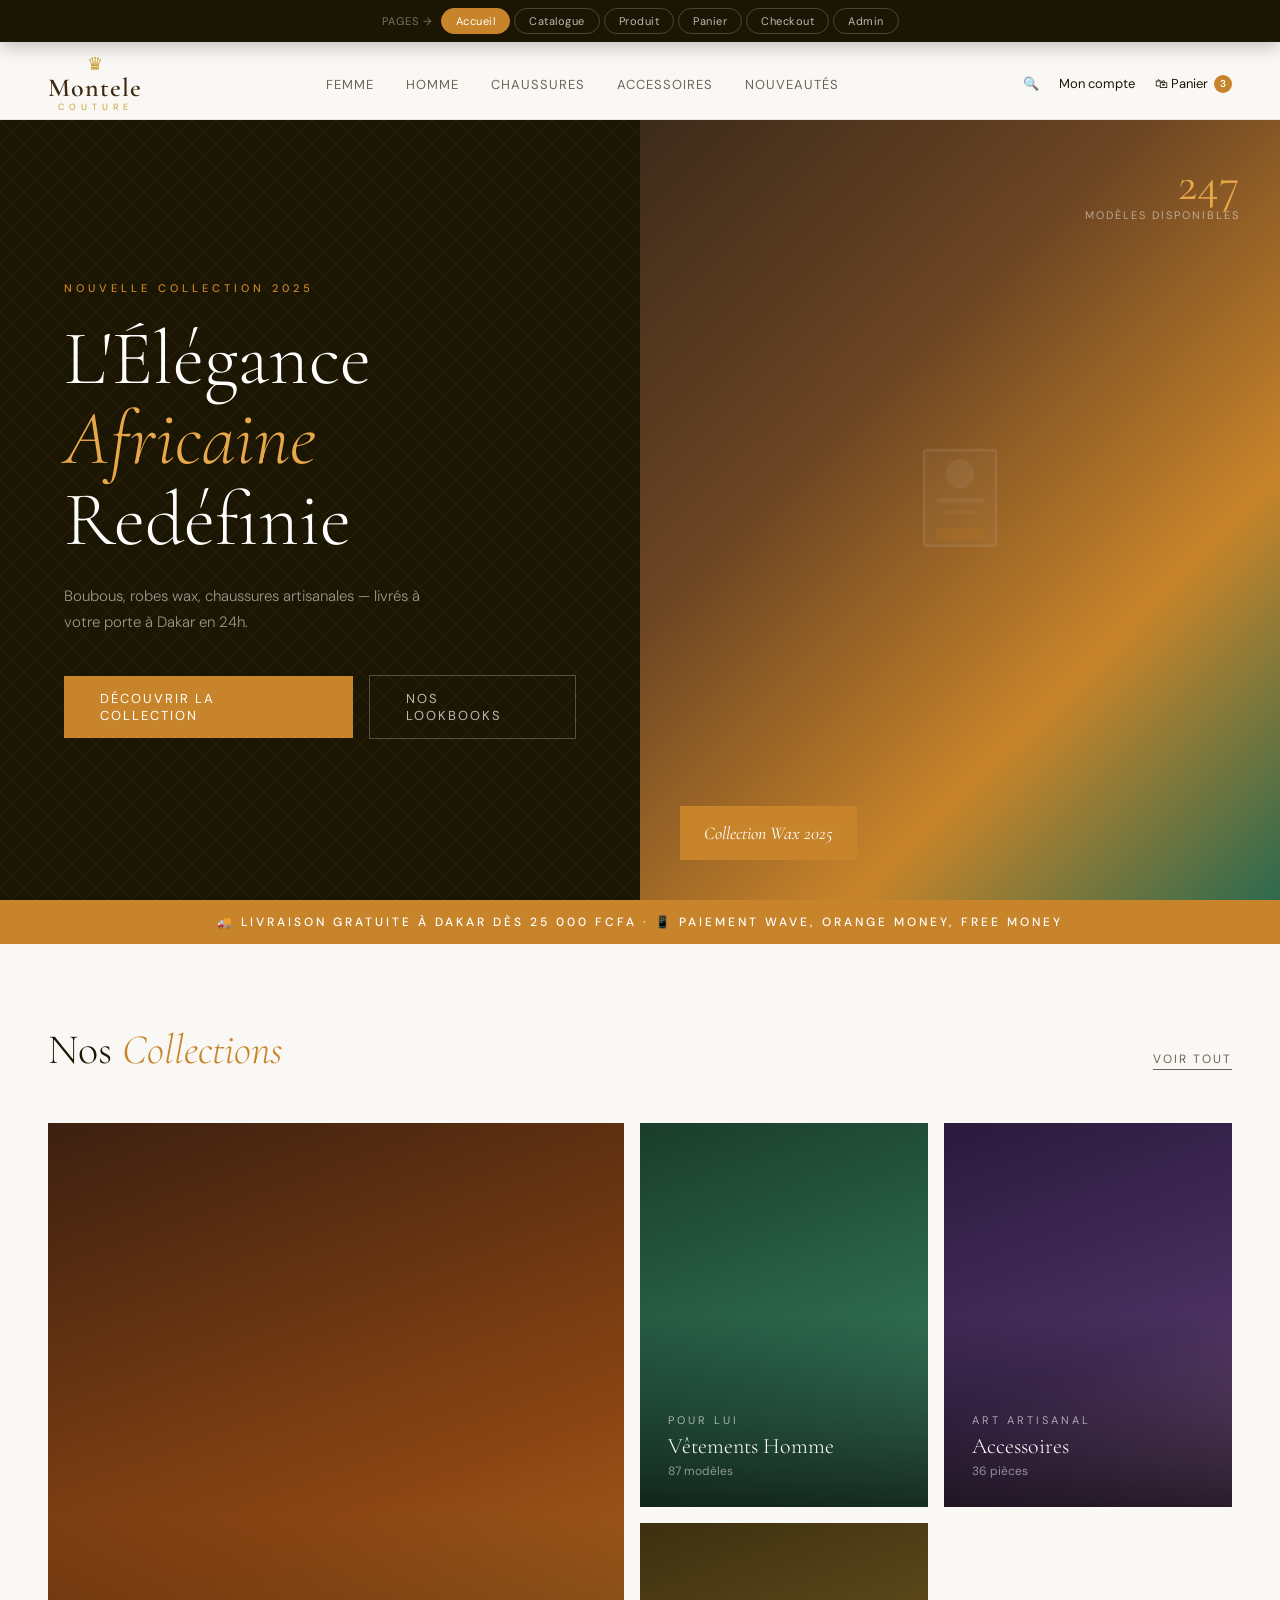
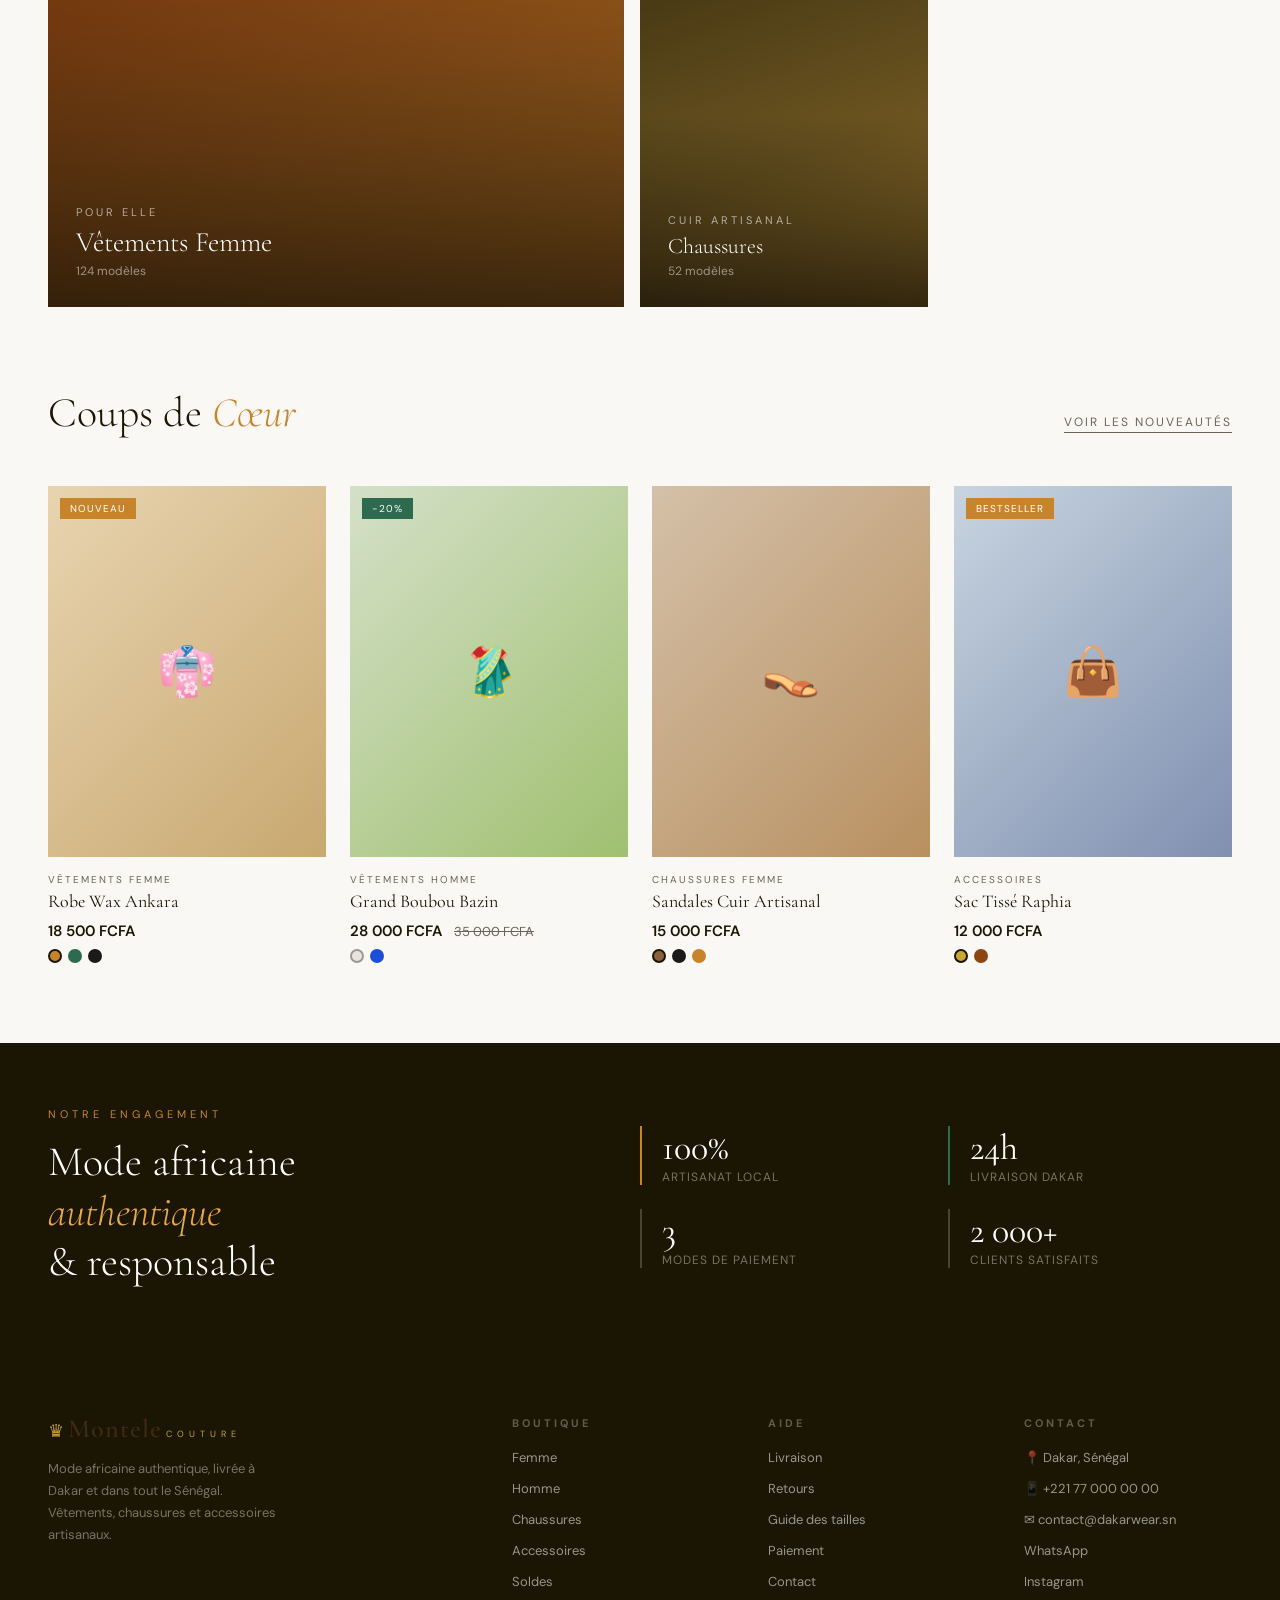
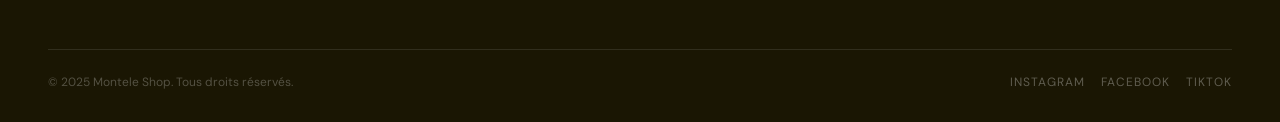
<file: index.html>
<!DOCTYPE html>
<html lang="fr">
<head>
<meta charset="UTF-8">
<meta name="viewport" content="width=device-width, initial-scale=1.0">
<title>Montele Shop — Mockup</title>
<link href="https://fonts.googleapis.com/css2?family=Great+Vibes&family=Cormorant+Garamond:ital,wght@0,300;0,400;0,600;1,300;1,400&family=DM+Sans:wght@300;400;500;600&display=swap" rel="stylesheet">
<style>
  /* ===================== RESET & ROOT ===================== */
  *, *::before, *::after { box-sizing: border-box; margin: 0; padding: 0; }

  :root {
    --ocre: #C8842A;
    --ocre-light: #E8A84A;
    --ocre-dark: #A06818;
    --vert: #2D6A4F;
    --vert-light: #3D8A68;
    --fond: #FAF8F4;
    --noir: #1A1603;
    --gris: #6B6558;
    --gris-light: #E8E4DC;
    --blanc: #FFFFFF;
    --font-display: 'Cormorant Garamond', serif;
    --font-body: 'DM Sans', sans-serif;
  }

  html { scroll-behavior: smooth; }
  body { font-family: var(--font-body); background: var(--fond); color: var(--noir); overflow-x: hidden; }

  /* ===================== NAV PAGES ===================== */
  .page-nav {
    position: fixed; top: 0; left: 0; right: 0; z-index: 1000;
    background: var(--noir); display: flex; align-items: center;
    justify-content: center; gap: 4px; padding: 8px 16px;
    box-shadow: 0 2px 20px rgba(0,0,0,0.3);
  }
  .page-nav span { color: rgba(255,255,255,0.4); font-size: 11px; font-family: var(--font-body); margin-right: 4px; letter-spacing: 1px; text-transform: uppercase; }
  .nav-btn {
    background: transparent; border: 1px solid rgba(255,255,255,0.2);
    color: rgba(255,255,255,0.7); padding: 5px 14px; border-radius: 20px;
    font-family: var(--font-body); font-size: 11px; cursor: pointer;
    transition: all 0.2s; letter-spacing: 0.5px;
  }
  .nav-btn:hover, .nav-btn.active { background: var(--ocre); border-color: var(--ocre); color: white; }

  /* ===================== PAGES ===================== */
  .page { display: none; padding-top: 48px; min-height: 100vh; }
  .page.active { display: block; }

  /* ===================== HEADER ===================== */
  .site-header {
    position: sticky; top: 48px; z-index: 100;
    background: rgba(250, 248, 244, 0.95); backdrop-filter: blur(12px);
    border-bottom: 1px solid var(--gris-light);
    display: flex; align-items: center; justify-content: space-between;
    padding: 0 48px; height: 72px;
  }
  .logo {
    text-decoration: none; display: flex; flex-direction: column;
    align-items: center; line-height: 1; gap: 2px;
  }
  .logo-crown { color: #C8A030; font-size: 18px; line-height: 1; }
  .logo-name { font-family: 'Cormorant Garamond', serif; font-size: 26px; font-weight: 600; color: #3D2A10; letter-spacing: 1px; line-height: 1; }
  .logo-sub { font-family: 'DM Sans', sans-serif; font-size: 9px; font-weight: 400; letter-spacing: 5px; text-transform: uppercase; color: #C8A030; }
  .header-nav { display: flex; gap: 32px; list-style: none; }
  .header-nav a { font-size: 13px; color: var(--gris); text-decoration: none; letter-spacing: 1px; text-transform: uppercase; transition: color 0.2s; }
  .header-nav a:hover { color: var(--ocre); }
  .header-actions { display: flex; align-items: center; gap: 20px; }
  .header-actions a { color: var(--noir); text-decoration: none; font-size: 13px; display: flex; align-items: center; gap: 6px; }
  .cart-badge {
    background: var(--ocre); color: white; border-radius: 50%;
    width: 18px; height: 18px; font-size: 10px; font-weight: 600;
    display: inline-flex; align-items: center; justify-content: center;
  }

  /* ===================== HERO ===================== */
  .hero {
    position: relative; height: calc(100vh - 120px); min-height: 600px;
    display: grid; grid-template-columns: 1fr 1fr; overflow: hidden;
  }
  .hero-left {
    background: var(--noir); display: flex; flex-direction: column;
    justify-content: center; padding: 80px 64px; position: relative; overflow: hidden;
  }
  .hero-pattern {
    position: absolute; inset: 0; opacity: 0.06;
    background-image:
      repeating-linear-gradient(45deg, var(--ocre) 0, var(--ocre) 1px, transparent 0, transparent 50%),
      repeating-linear-gradient(-45deg, var(--ocre) 0, var(--ocre) 1px, transparent 0, transparent 50%);
    background-size: 24px 24px;
  }
  .hero-eyebrow {
    font-size: 11px; letter-spacing: 4px; text-transform: uppercase;
    color: var(--ocre); margin-bottom: 24px; font-family: var(--font-body); font-weight: 500;
  }
  .hero-title {
    font-family: var(--font-display); font-size: clamp(52px, 6vw, 86px);
    font-weight: 300; color: white; line-height: 1.05; margin-bottom: 24px;
  }
  .hero-title em { font-style: italic; color: var(--ocre-light); }
  .hero-sub {
    font-size: 15px; color: rgba(255,255,255,0.55); line-height: 1.7;
    margin-bottom: 40px; max-width: 380px; font-weight: 300;
  }
  .hero-cta-group { display: flex; gap: 16px; align-items: center; }
  .btn-primary {
    background: var(--ocre); color: white; padding: 14px 36px;
    border: none; font-family: var(--font-body); font-size: 13px;
    letter-spacing: 2px; text-transform: uppercase; cursor: pointer;
    text-decoration: none; display: inline-block; transition: background 0.2s;
  }
  .btn-primary:hover { background: var(--ocre-dark); }
  .btn-outline {
    background: transparent; color: rgba(255,255,255,0.7); padding: 14px 36px;
    border: 1px solid rgba(255,255,255,0.25); font-family: var(--font-body);
    font-size: 13px; letter-spacing: 2px; text-transform: uppercase;
    cursor: pointer; text-decoration: none; display: inline-block; transition: all 0.2s;
  }
  .btn-outline:hover { border-color: var(--ocre); color: var(--ocre); }
  .hero-right { position: relative; overflow: hidden; }
  .hero-img {
    width: 100%; height: 100%; object-fit: cover;
    filter: saturate(0.9) contrast(1.05);
  }
  .hero-img-placeholder {
    width: 100%; height: 100%;
    background: linear-gradient(135deg, #3D2B1A 0%, #6B4423 35%, #C8842A 70%, #2D6A4F 100%);
    display: flex; align-items: center; justify-content: center;
  }
  .hero-img-placeholder svg { width: 120px; opacity: 0.3; }
  .hero-badge {
    position: absolute; bottom: 40px; left: 40px;
    background: var(--ocre); color: white; padding: 16px 24px;
    font-family: var(--font-display); font-size: 18px; font-style: italic;
  }
  .hero-stat { position: absolute; top: 40px; right: 40px; text-align: right; }
  .hero-stat-num { font-family: var(--font-display); font-size: 48px; color: white; line-height: 1; }
  .hero-stat-label { font-size: 11px; color: rgba(255,255,255,0.5); letter-spacing: 2px; text-transform: uppercase; }

  /* ===================== STRIP ===================== */
  .strip {
    background: var(--ocre); color: white; text-align: center;
    padding: 14px; font-size: 12px; letter-spacing: 3px; text-transform: uppercase;
    font-weight: 500;
  }
  .strip-vert { background: var(--vert); }

  /* ===================== SECTION ===================== */
  .section { padding: 80px 48px; }
  .section-header { display: flex; align-items: baseline; justify-content: space-between; margin-bottom: 48px; }
  .section-title { font-family: var(--font-display); font-size: 42px; font-weight: 300; }
  .section-title em { font-style: italic; color: var(--ocre); }
  .section-link { font-size: 12px; letter-spacing: 2px; text-transform: uppercase; color: var(--gris); text-decoration: none; border-bottom: 1px solid var(--gris); padding-bottom: 2px; }

  /* ===================== CATEGORIES GRID ===================== */
  .cat-grid { display: grid; grid-template-columns: 2fr 1fr 1fr; gap: 16px; }
  .cat-card {
    position: relative; overflow: hidden; cursor: pointer;
    aspect-ratio: 3/4;
  }
  .cat-card:first-child { aspect-ratio: unset; grid-row: span 2; }
  .cat-bg {
    width: 100%; height: 100%;
    transition: transform 0.5s ease;
  }
  .cat-card:hover .cat-bg { transform: scale(1.04); }
  .cat-bg-1 { background: linear-gradient(160deg, #3D2010 0%, #8B4513 50%, #C8842A 100%); }
  .cat-bg-2 { background: linear-gradient(160deg, #1A3D2B 0%, #2D6A4F 60%, #4A9070 100%); }
  .cat-bg-3 { background: linear-gradient(160deg, #2A1A3D 0%, #4A3060 60%, #8B6090 100%); }
  .cat-bg-4 { background: linear-gradient(160deg, #3D3010 0%, #6B5420 60%, #A88030 100%); }
  .cat-overlay {
    position: absolute; inset: 0;
    background: linear-gradient(to top, rgba(0,0,0,0.7) 0%, transparent 50%);
    display: flex; flex-direction: column; justify-content: flex-end; padding: 28px;
  }
  .cat-label { font-size: 11px; color: rgba(255,255,255,0.6); letter-spacing: 3px; text-transform: uppercase; margin-bottom: 6px; }
  .cat-name { font-family: var(--font-display); font-size: 28px; color: white; font-weight: 300; }
  .cat-count { font-size: 12px; color: rgba(255,255,255,0.5); margin-top: 4px; }

  /* ===================== PRODUCT GRID ===================== */
  .product-grid { display: grid; grid-template-columns: repeat(4, 1fr); gap: 24px; }
  .product-grid-3 { grid-template-columns: repeat(3, 1fr); }
  .product-card { cursor: pointer; }
  .product-img-wrap { position: relative; aspect-ratio: 3/4; overflow: hidden; background: var(--gris-light); margin-bottom: 16px; }
  .product-img-placeholder {
    width: 100%; height: 100%;
    display: flex; align-items: center; justify-content: center;
    font-size: 48px;
  }
  .product-badge {
    position: absolute; top: 12px; left: 12px;
    background: var(--ocre); color: white; font-size: 10px;
    letter-spacing: 1px; text-transform: uppercase; padding: 4px 10px;
  }
  .product-badge-vert { background: var(--vert); }
  .product-quick-add {
    position: absolute; bottom: 0; left: 0; right: 0;
    background: var(--noir); color: white; text-align: center;
    padding: 12px; font-size: 11px; letter-spacing: 2px; text-transform: uppercase;
    transform: translateY(100%); transition: transform 0.25s;
  }
  .product-card:hover .product-quick-add { transform: translateY(0); }
  .product-brand { font-size: 10px; color: var(--gris); letter-spacing: 2px; text-transform: uppercase; margin-bottom: 4px; }
  .product-name { font-family: var(--font-display); font-size: 18px; font-weight: 400; margin-bottom: 8px; }
  .product-price { font-size: 15px; font-weight: 600; color: var(--noir); }
  .product-price-old { font-size: 13px; color: var(--gris); text-decoration: line-through; margin-left: 8px; font-weight: 400; }
  .product-colors { display: flex; gap: 6px; margin-top: 8px; }
  .color-dot { width: 14px; height: 14px; border-radius: 50%; border: 2px solid transparent; cursor: pointer; }
  .color-dot.active { border-color: var(--noir); }

  /* ===================== SIDEBAR LAYOUT ===================== */
  .shop-layout { display: grid; grid-template-columns: 260px 1fr; gap: 40px; padding: 40px 48px; }
  .sidebar h3 { font-family: var(--font-display); font-size: 22px; font-weight: 400; margin-bottom: 24px; padding-bottom: 16px; border-bottom: 1px solid var(--gris-light); }
  .filter-group { margin-bottom: 28px; }
  .filter-label { font-size: 11px; letter-spacing: 2px; text-transform: uppercase; color: var(--gris); margin-bottom: 12px; display: block; font-weight: 500; }
  .filter-options { display: flex; flex-direction: column; gap: 10px; }
  .filter-option { display: flex; align-items: center; gap: 10px; font-size: 14px; color: var(--noir); cursor: pointer; }
  .filter-option input[type="checkbox"] { accent-color: var(--ocre); width: 16px; height: 16px; }
  .filter-option span.count { color: var(--gris); font-size: 12px; margin-left: auto; }
  .size-grid { display: flex; flex-wrap: wrap; gap: 8px; }
  .size-btn { width: 42px; height: 36px; border: 1px solid var(--gris-light); background: white; font-size: 12px; cursor: pointer; transition: all 0.2s; }
  .size-btn:hover, .size-btn.active { background: var(--noir); color: white; border-color: var(--noir); }
  .price-range { display: flex; flex-direction: column; gap: 8px; }
  .price-range input[type="range"] { accent-color: var(--ocre); width: 100%; }
  .price-range-labels { display: flex; justify-content: space-between; font-size: 12px; color: var(--gris); }
  .shop-content {}
  .shop-toolbar { display: flex; align-items: center; justify-content: space-between; margin-bottom: 28px; }
  .result-count { font-size: 13px; color: var(--gris); }
  .sort-select { border: 1px solid var(--gris-light); padding: 8px 16px; font-family: var(--font-body); font-size: 13px; background: white; cursor: pointer; }

  /* ===================== PRODUIT DETAIL ===================== */
  .product-detail { display: grid; grid-template-columns: 1fr 1fr; gap: 0; min-height: calc(100vh - 120px); }
  .product-gallery { position: relative; background: var(--gris-light); }
  .gallery-main { aspect-ratio: 4/5; width: 100%; display: flex; align-items: center; justify-content: center; font-size: 120px; background: linear-gradient(135deg, #E8DCC8 0%, #D4C4A4 100%); }
  .gallery-thumbs { display: flex; gap: 8px; padding: 16px; }
  .gallery-thumb { width: 72px; height: 90px; background: var(--gris-light); cursor: pointer; border: 2px solid transparent; display: flex; align-items: center; justify-content: center; font-size: 24px; transition: border-color 0.2s; }
  .gallery-thumb.active { border-color: var(--ocre); }
  .product-info { padding: 64px 48px; display: flex; flex-direction: column; }
  .breadcrumb { font-size: 12px; color: var(--gris); margin-bottom: 24px; display: flex; gap: 8px; }
  .breadcrumb span { color: var(--gris-light); }
  .product-detail-cat { font-size: 11px; letter-spacing: 3px; text-transform: uppercase; color: var(--ocre); margin-bottom: 12px; font-weight: 500; }
  .product-detail-name { font-family: var(--font-display); font-size: 42px; font-weight: 300; line-height: 1.1; margin-bottom: 20px; }
  .product-detail-price { font-size: 28px; font-weight: 600; margin-bottom: 8px; }
  .product-detail-price-old { font-size: 18px; color: var(--gris); text-decoration: line-through; font-weight: 400; margin-left: 12px; }
  .product-detail-sub { font-size: 13px; color: var(--vert); font-weight: 500; margin-bottom: 28px; }
  .divider { height: 1px; background: var(--gris-light); margin: 24px 0; }
  .option-label { font-size: 11px; letter-spacing: 2px; text-transform: uppercase; color: var(--gris); margin-bottom: 12px; display: block; font-weight: 500; }
  .color-options { display: flex; gap: 12px; margin-bottom: 24px; }
  .color-swatch { width: 32px; height: 32px; border-radius: 50%; cursor: pointer; border: 3px solid transparent; transition: all 0.2s; }
  .color-swatch.active { border-color: var(--noir); transform: scale(1.1); }
  .size-options { display: flex; flex-wrap: wrap; gap: 10px; margin-bottom: 32px; }
  .size-opt { width: 52px; height: 44px; border: 1px solid var(--gris-light); background: white; font-size: 13px; cursor: pointer; transition: all 0.2s; display: flex; align-items: center; justify-content: center; }
  .size-opt:hover { border-color: var(--noir); }
  .size-opt.active { background: var(--noir); color: white; border-color: var(--noir); }
  .size-opt.disabled { opacity: 0.3; cursor: not-allowed; text-decoration: line-through; }
  .add-to-cart-btn { background: var(--noir); color: white; padding: 18px; width: 100%; border: none; font-family: var(--font-body); font-size: 13px; letter-spacing: 3px; text-transform: uppercase; cursor: pointer; transition: background 0.2s; margin-bottom: 12px; }
  .add-to-cart-btn:hover { background: var(--ocre); }
  .wishlist-btn { background: transparent; color: var(--gris); padding: 14px; width: 100%; border: 1px solid var(--gris-light); font-family: var(--font-body); font-size: 13px; letter-spacing: 2px; text-transform: uppercase; cursor: pointer; transition: all 0.2s; margin-bottom: 32px; }
  .wishlist-btn:hover { border-color: var(--ocre); color: var(--ocre); }
  .product-detail-desc { font-size: 14px; line-height: 1.8; color: var(--gris); margin-bottom: 24px; }
  .delivery-info { background: var(--fond); padding: 16px; border-left: 3px solid var(--vert); }
  .delivery-info p { font-size: 13px; color: var(--gris); display: flex; align-items: center; gap: 8px; margin-bottom: 6px; }
  .delivery-info p:last-child { margin-bottom: 0; }

  /* ===================== PANIER ===================== */
  .cart-layout { display: grid; grid-template-columns: 1fr 360px; gap: 40px; padding: 40px 48px; }
  .cart-title { font-family: var(--font-display); font-size: 36px; font-weight: 300; margin-bottom: 8px; }
  .cart-count-label { font-size: 13px; color: var(--gris); margin-bottom: 32px; }
  .cart-items { display: flex; flex-direction: column; gap: 0; }
  .cart-item { display: grid; grid-template-columns: 100px 1fr auto; gap: 20px; padding: 24px 0; border-bottom: 1px solid var(--gris-light); align-items: center; }
  .cart-item-img { aspect-ratio: 3/4; background: var(--gris-light); display: flex; align-items: center; justify-content: center; font-size: 36px; }
  .cart-item-name { font-family: var(--font-display); font-size: 20px; font-weight: 400; margin-bottom: 6px; }
  .cart-item-meta { font-size: 12px; color: var(--gris); letter-spacing: 1px; text-transform: uppercase; margin-bottom: 12px; }
  .qty-control { display: flex; align-items: center; gap: 12px; }
  .qty-btn { width: 28px; height: 28px; border: 1px solid var(--gris-light); background: white; cursor: pointer; font-size: 14px; display: flex; align-items: center; justify-content: center; transition: all 0.2s; }
  .qty-btn:hover { background: var(--noir); color: white; border-color: var(--noir); }
  .qty-num { font-size: 16px; font-weight: 500; min-width: 20px; text-align: center; }
  .cart-item-price-col { text-align: right; display: flex; flex-direction: column; gap: 12px; align-items: flex-end; }
  .cart-item-price { font-size: 18px; font-weight: 600; }
  .cart-remove { font-size: 12px; color: var(--gris); text-decoration: underline; cursor: pointer; background: none; border: none; font-family: var(--font-body); }
  .cart-summary { position: sticky; top: 100px; }
  .cart-summary-box { background: white; border: 1px solid var(--gris-light); padding: 32px; }
  .summary-title { font-family: var(--font-display); font-size: 24px; font-weight: 400; margin-bottom: 24px; }
  .summary-line { display: flex; justify-content: space-between; font-size: 14px; margin-bottom: 12px; color: var(--gris); }
  .summary-line.total { font-size: 18px; font-weight: 600; color: var(--noir); border-top: 1px solid var(--gris-light); padding-top: 16px; margin-top: 16px; }
  .coupon-input { display: flex; gap: 0; margin-bottom: 20px; }
  .coupon-input input { flex: 1; padding: 12px 16px; border: 1px solid var(--gris-light); font-family: var(--font-body); font-size: 13px; outline: none; }
  .coupon-input button { padding: 12px 20px; background: var(--noir); color: white; border: none; font-family: var(--font-body); font-size: 12px; letter-spacing: 1px; cursor: pointer; }
  .checkout-btn { width: 100%; padding: 18px; background: var(--ocre); color: white; border: none; font-family: var(--font-body); font-size: 13px; letter-spacing: 3px; text-transform: uppercase; cursor: pointer; transition: background 0.2s; margin-bottom: 16px; }
  .checkout-btn:hover { background: var(--ocre-dark); }
  .payment-icons { display: flex; gap: 8px; justify-content: center; align-items: center; }
  .pay-icon { background: var(--fond); border: 1px solid var(--gris-light); padding: 6px 12px; font-size: 11px; font-weight: 600; letter-spacing: 1px; border-radius: 4px; }
  .pay-icon.wave { background: #1D8BF8; color: white; border-color: #1D8BF8; }
  .pay-icon.orange { background: #FF6600; color: white; border-color: #FF6600; }
  .pay-icon.free { background: #00C853; color: white; border-color: #00C853; }

  /* ===================== CHECKOUT ===================== */
  .checkout-layout { display: grid; grid-template-columns: 1fr 400px; gap: 0; min-height: calc(100vh - 120px); }
  .checkout-form-side { padding: 48px; border-right: 1px solid var(--gris-light); }
  .checkout-summary-side { padding: 48px; background: white; }
  .checkout-steps { display: flex; gap: 0; margin-bottom: 40px; }
  .checkout-step { flex: 1; display: flex; align-items: center; gap: 12px; padding-bottom: 16px; border-bottom: 2px solid var(--gris-light); position: relative; }
  .checkout-step.active { border-bottom-color: var(--ocre); }
  .checkout-step.done { border-bottom-color: var(--vert); }
  .step-num { width: 28px; height: 28px; border-radius: 50%; border: 2px solid var(--gris-light); display: flex; align-items: center; justify-content: center; font-size: 12px; font-weight: 600; flex-shrink: 0; }
  .checkout-step.active .step-num { background: var(--ocre); border-color: var(--ocre); color: white; }
  .checkout-step.done .step-num { background: var(--vert); border-color: var(--vert); color: white; }
  .step-label { font-size: 12px; color: var(--gris); letter-spacing: 1px; text-transform: uppercase; }
  .checkout-step.active .step-label { color: var(--noir); font-weight: 500; }
  .form-section-title { font-family: var(--font-display); font-size: 28px; font-weight: 300; margin-bottom: 28px; }
  .form-row { display: grid; grid-template-columns: 1fr 1fr; gap: 16px; margin-bottom: 16px; }
  .form-row.full { grid-template-columns: 1fr; }
  .form-group { display: flex; flex-direction: column; gap: 6px; margin-bottom: 16px; }
  .form-group label { font-size: 11px; letter-spacing: 2px; text-transform: uppercase; color: var(--gris); font-weight: 500; }
  .form-group input, .form-group select, .form-group textarea {
    padding: 12px 16px; border: 1px solid var(--gris-light); background: white;
    font-family: var(--font-body); font-size: 14px; outline: none;
    transition: border-color 0.2s;
  }
  .form-group input:focus, .form-group select:focus { border-color: var(--ocre); }
  .phone-input { display: flex; }
  .phone-prefix { padding: 12px 14px; background: var(--fond); border: 1px solid var(--gris-light); border-right: none; font-size: 14px; color: var(--gris); white-space: nowrap; }
  .phone-field { flex: 1; padding: 12px 16px; border: 1px solid var(--gris-light); font-family: var(--font-body); font-size: 14px; outline: none; }
  .payment-methods { display: flex; flex-direction: column; gap: 12px; margin-bottom: 28px; }
  .payment-method {
    border: 2px solid var(--gris-light); padding: 16px 20px;
    display: flex; align-items: center; gap: 16px; cursor: pointer; transition: all 0.2s;
  }
  .payment-method.selected { border-color: var(--ocre); background: #FFF8F0; }
  .payment-method input[type="radio"] { accent-color: var(--ocre); width: 18px; height: 18px; }
  .payment-method-logo { font-weight: 700; font-size: 14px; padding: 4px 10px; border-radius: 4px; }
  .payment-method-logo.wave { background: #1D8BF8; color: white; }
  .payment-method-logo.orange { background: #FF6600; color: white; }
  .payment-method-logo.free { background: #00C853; color: white; }
  .payment-method-info { flex: 1; }
  .payment-method-name { font-size: 14px; font-weight: 500; }
  .payment-method-desc { font-size: 12px; color: var(--gris); }
  .place-order-btn { width: 100%; padding: 18px; background: var(--ocre); color: white; border: none; font-family: var(--font-body); font-size: 14px; letter-spacing: 3px; text-transform: uppercase; cursor: pointer; transition: background 0.2s; }
  .place-order-btn:hover { background: var(--ocre-dark); }
  .checkout-order-item { display: flex; gap: 16px; align-items: center; margin-bottom: 16px; padding-bottom: 16px; border-bottom: 1px solid var(--gris-light); }
  .checkout-order-img { width: 64px; height: 80px; background: var(--gris-light); display: flex; align-items: center; justify-content: center; font-size: 28px; flex-shrink: 0; position: relative; }
  .checkout-order-badge { position: absolute; top: -6px; right: -6px; background: var(--gris); color: white; border-radius: 50%; width: 20px; height: 20px; font-size: 11px; display: flex; align-items: center; justify-content: center; }
  .checkout-order-name { font-size: 14px; font-weight: 500; margin-bottom: 4px; }
  .checkout-order-meta { font-size: 12px; color: var(--gris); }
  .checkout-order-price { margin-left: auto; font-size: 14px; font-weight: 600; }

  /* ===================== ADMIN DASHBOARD ===================== */
  .admin-layout { display: grid; grid-template-columns: 220px 1fr; min-height: calc(100vh - 48px); }
  .admin-sidebar { background: var(--noir); padding: 32px 0; }
  .admin-logo { font-family: var(--font-display); font-size: 18px; color: white; padding: 0 24px 28px; border-bottom: 1px solid rgba(255,255,255,0.1); margin-bottom: 24px; letter-spacing: 2px; text-transform: uppercase; }
  .admin-logo span { color: var(--ocre); }
  .admin-nav-item { display: flex; align-items: center; gap: 12px; padding: 12px 24px; font-size: 13px; color: rgba(255,255,255,0.5); cursor: pointer; transition: all 0.2s; text-decoration: none; letter-spacing: 0.5px; }
  .admin-nav-item:hover, .admin-nav-item.active { background: rgba(255,255,255,0.06); color: white; }
  .admin-nav-item.active { border-right: 2px solid var(--ocre); color: var(--ocre-light); }
  .admin-nav-section { font-size: 10px; letter-spacing: 3px; color: rgba(255,255,255,0.2); padding: 16px 24px 8px; text-transform: uppercase; }
  .admin-content { background: #F4F2EE; padding: 36px; overflow-y: auto; }
  .admin-header { display: flex; align-items: center; justify-content: space-between; margin-bottom: 32px; }
  .admin-title { font-family: var(--font-display); font-size: 32px; font-weight: 300; }
  .admin-header-actions { display: flex; gap: 12px; }
  .btn-admin { padding: 10px 20px; background: var(--ocre); color: white; border: none; font-family: var(--font-body); font-size: 12px; letter-spacing: 1px; cursor: pointer; border-radius: 2px; }
  .stats-grid { display: grid; grid-template-columns: repeat(4, 1fr); gap: 16px; margin-bottom: 32px; }
  .stat-card { background: white; padding: 24px; border-radius: 2px; border-left: 3px solid var(--gris-light); }
  .stat-card.ocre { border-left-color: var(--ocre); }
  .stat-card.vert { border-left-color: var(--vert); }
  .stat-card.bleu { border-left-color: #2D4A6A; }
  .stat-card.rouge { border-left-color: #8B2020; }
  .stat-label { font-size: 11px; color: var(--gris); letter-spacing: 2px; text-transform: uppercase; margin-bottom: 8px; }
  .stat-value { font-family: var(--font-display); font-size: 32px; font-weight: 400; margin-bottom: 4px; }
  .stat-change { font-size: 12px; }
  .stat-change.up { color: var(--vert); }
  .stat-change.down { color: #C83030; }
  .admin-table-card { background: white; border-radius: 2px; overflow: hidden; }
  .admin-table-header { padding: 20px 24px; border-bottom: 1px solid var(--gris-light); display: flex; align-items: center; justify-content: space-between; }
  .admin-table-title { font-size: 15px; font-weight: 500; }
  table { width: 100%; border-collapse: collapse; }
  th { text-align: left; padding: 12px 24px; font-size: 11px; letter-spacing: 2px; text-transform: uppercase; color: var(--gris); background: #FAF8F4; border-bottom: 1px solid var(--gris-light); }
  td { padding: 14px 24px; font-size: 13px; border-bottom: 1px solid #F0EDE8; }
  tr:last-child td { border-bottom: none; }
  tr:hover td { background: #FAF8F4; }
  .status-badge { padding: 4px 10px; font-size: 11px; letter-spacing: 1px; text-transform: uppercase; font-weight: 500; border-radius: 2px; }
  .status-new { background: #EBF5FF; color: #1D6FA8; }
  .status-processing { background: #FFF8E8; color: #A06818; }
  .status-shipped { background: #EDFAF3; color: #1D7A4A; }
  .status-delivered { background: #E8F0E8; color: #2D6A4F; }
  .status-cancelled { background: #FAE8E8; color: #8B2020; }

  /* ===================== FOOTER ===================== */
  footer { background: var(--noir); color: white; padding: 64px 48px 32px; margin-top: 0; }
  .footer-grid { display: grid; grid-template-columns: 2fr 1fr 1fr 1fr; gap: 48px; margin-bottom: 48px; }
  .footer-brand .logo { display: block; margin-bottom: 16px; }
  .footer-desc { font-size: 13px; color: rgba(255,255,255,0.4); line-height: 1.7; max-width: 240px; }
  .footer-col h4 { font-size: 11px; letter-spacing: 3px; text-transform: uppercase; color: rgba(255,255,255,0.3); margin-bottom: 16px; }
  .footer-col ul { list-style: none; }
  .footer-col li { margin-bottom: 10px; }
  .footer-col a { font-size: 13px; color: rgba(255,255,255,0.55); text-decoration: none; transition: color 0.2s; }
  .footer-col a:hover { color: var(--ocre); }
  .footer-bottom { border-top: 1px solid rgba(255,255,255,0.1); padding-top: 24px; display: flex; justify-content: space-between; align-items: center; }
  .footer-bottom p { font-size: 12px; color: rgba(255,255,255,0.25); }
  .social-links { display: flex; gap: 16px; }
  .social-links a { font-size: 12px; color: rgba(255,255,255,0.3); text-decoration: none; letter-spacing: 1px; text-transform: uppercase; }
  .social-links a:hover { color: var(--ocre); }

  /* ===================== ACCENTS ===================== */
  .tag { display: inline-block; padding: 4px 10px; background: var(--fond); border: 1px solid var(--gris-light); font-size: 11px; letter-spacing: 1px; text-transform: uppercase; color: var(--gris); }
  .star { color: var(--ocre); }
  .review-stars { display: flex; gap: 2px; margin-bottom: 4px; }
  .section-bg-dark { background: var(--noir); color: white; }
  .section-bg-ocre { background: var(--ocre); color: white; }

  /* ===================== ANIMATIONS ===================== */
  @keyframes fadeIn { from { opacity: 0; transform: translateY(12px); } to { opacity: 1; transform: translateY(0); } }
  .page.active > * { animation: fadeIn 0.3s ease forwards; }

  /* ===================== MOBILE RESPONSIVE ===================== */
  @media (max-width: 768px) {

    /* Header */
    .site-header { padding: 0 16px; height: 60px; }
    .header-nav { display: none; }
    .header-actions { gap: 12px; }
    .header-actions a { font-size: 12px; }

    /* Page nav mockup */
    .page-nav { flex-wrap: wrap; gap: 4px; padding: 6px 8px; }
    .page-nav span { display: none; }
    .nav-btn { padding: 4px 10px; font-size: 10px; }

    /* Hero */
    .hero { grid-template-columns: 1fr; height: auto; min-height: unset; }
    .hero-left { padding: 48px 24px; }
    .hero-title { font-size: 38px; }
    .hero-right { height: 220px; }
    .hero-stat { top: 16px; right: 16px; }
    .hero-stat-num { font-size: 32px; }
    .hero-badge { bottom: 16px; left: 16px; font-size: 14px; padding: 10px 16px; }
    .hero-cta-group { flex-direction: column; gap: 12px; }
    .btn-primary, .btn-outline { text-align: center; padding: 14px 24px; }

    /* Strip */
    .strip { font-size: 10px; padding: 10px 8px; }

    /* Sections */
    .section { padding: 40px 16px; }
    .section-header { flex-direction: column; gap: 12px; align-items: flex-start; }
    .section-title { font-size: 28px; }

    /* Categories */
    .cat-grid { grid-template-columns: 1fr 1fr; }
    .cat-card:first-child { grid-column: span 2; aspect-ratio: 16/7; }
    .cat-name { font-size: 18px !important; }

    /* Products */
    .product-grid { grid-template-columns: 1fr 1fr; gap: 12px; }
    .product-grid-3 { grid-template-columns: 1fr 1fr; }
    .product-name { font-size: 14px; }
    .product-price { font-size: 13px; }

    /* Brand stats section */
    .brand-section-grid { grid-template-columns: 1fr !important; gap: 32px; }
    .brand-stats-grid { grid-template-columns: 1fr 1fr !important; }

    /* Footer */
    .footer-grid { grid-template-columns: 1fr 1fr; gap: 24px; }
    .footer-desc { max-width: 100%; }

    /* Shop layout */
    .shop-layout { grid-template-columns: 1fr; padding: 16px; gap: 20px; }
    .sidebar { display: none; }

    /* Product detail */
    .product-detail { grid-template-columns: 1fr; }
    .product-info { padding: 24px 16px; }
    .product-detail-name { font-size: 28px; }
    .gallery-thumbs { padding: 8px 16px; }
    .gallery-thumb { width: 56px; height: 70px; }

    /* Cart */
    .cart-layout { grid-template-columns: 1fr; padding: 16px; gap: 24px; }
    .cart-title { font-size: 26px; }
    .cart-item { grid-template-columns: 80px 1fr auto; gap: 12px; }
    .cart-summary { position: static; }

    /* Checkout */
    .checkout-layout { grid-template-columns: 1fr; }
    .checkout-form-side { padding: 24px 16px; border-right: none; border-bottom: 1px solid var(--gris-light); }
    .checkout-summary-side { padding: 24px 16px; }
    .form-row { grid-template-columns: 1fr; }
    .checkout-steps { gap: 0; }
    .step-label { display: none; }

    /* Admin */
    .admin-layout { grid-template-columns: 1fr; }
    .admin-sidebar { display: none; }
    .admin-content { padding: 16px; }
    .stats-grid { grid-template-columns: 1fr 1fr; gap: 10px; }
    .stat-value { font-size: 22px; }
    table { font-size: 12px; }
    th, td { padding: 10px 12px; }
  }

  @media (max-width: 480px) {
    .hero-title { font-size: 30px; }
    .product-grid, .product-grid-3 { grid-template-columns: 1fr 1fr; gap: 10px; }
    .cat-grid { grid-template-columns: 1fr; }
    .cat-card:first-child { grid-column: span 1; }
    .footer-grid { grid-template-columns: 1fr; }
    .stats-grid { grid-template-columns: 1fr 1fr; }
    .cart-item { grid-template-columns: 64px 1fr; }
    .cart-item-price-col { display: none; }
  }
</style>
</head>
<body>

<!-- NAV PAGES MOCKUP -->
<nav class="page-nav">
  <span>PAGES →</span>
  <button class="nav-btn active" onclick="showPage('accueil')">Accueil</button>
  <button class="nav-btn" onclick="showPage('catalogue')">Catalogue</button>
  <button class="nav-btn" onclick="showPage('produit')">Produit</button>
  <button class="nav-btn" onclick="showPage('panier')">Panier</button>
  <button class="nav-btn" onclick="showPage('checkout')">Checkout</button>
  <button class="nav-btn" onclick="showPage('admin')">Admin</button>
</nav>

<!-- ==================== PAGE ACCUEIL ==================== -->
<div class="page active" id="page-accueil">

  <header class="site-header">
    <a href="#" class="logo">
  <span class="logo-crown">♛</span>
  <span class="logo-name">Montele</span>
  <span class="logo-sub">Couture</span>
</a>
    <ul class="header-nav">
      <li><a href="#">Femme</a></li>
      <li><a href="#">Homme</a></li>
      <li><a href="#">Chaussures</a></li>
      <li><a href="#">Accessoires</a></li>
      <li><a href="#">Nouveautés</a></li>
    </ul>
    <div class="header-actions">
      <a href="#">🔍</a>
      <a href="#">Mon compte</a>
      <a href="#" onclick="showPage('panier')">
        🛍 Panier <span class="cart-badge">3</span>
      </a>
    </div>
  </header>

  <!-- HERO -->
  <section class="hero">
    <div class="hero-left">
      <div class="hero-pattern"></div>
      <p class="hero-eyebrow">Nouvelle Collection 2025</p>
      <h1 class="hero-title">L'Élégance<br><em>Africaine</em><br>Redéfinie</h1>
      <p class="hero-sub">Boubous, robes wax, chaussures artisanales — livrés à votre porte à Dakar en 24h.</p>
      <div class="hero-cta-group">
        <a href="#" class="btn-primary" onclick="showPage('catalogue')">Découvrir la collection</a>
        <a href="#" class="btn-outline">Nos lookbooks</a>
      </div>
    </div>
    <div class="hero-right">
      <div class="hero-img-placeholder">
        <svg viewBox="0 0 100 120" fill="none" xmlns="http://www.w3.org/2000/svg">
          <rect x="20" y="10" width="60" height="80" rx="2" fill="rgba(255,255,255,0.1)" stroke="rgba(255,255,255,0.3)" stroke-width="2"/>
          <circle cx="50" cy="30" r="12" fill="rgba(255,255,255,0.2)"/>
          <rect x="30" y="50" width="40" height="4" rx="2" fill="rgba(255,255,255,0.2)"/>
          <rect x="35" y="60" width="30" height="3" rx="2" fill="rgba(255,255,255,0.15)"/>
          <rect x="30" y="75" width="40" height="10" rx="1" fill="rgba(200,132,42,0.6)"/>
        </svg>
      </div>
      <div class="hero-badge">Collection Wax 2025</div>
      <div class="hero-stat">
        <div class="hero-stat-num" style="color:var(--ocre-light);">247</div>
        <div class="hero-stat-label">Modèles disponibles</div>
      </div>
    </div>
  </section>

  <div class="strip">🚚 Livraison gratuite à Dakar dès 25 000 FCFA · 📱 Paiement Wave, Orange Money, Free Money</div>

  <!-- CATEGORIES -->
  <section class="section">
    <div class="section-header">
      <h2 class="section-title">Nos <em>Collections</em></h2>
      <a href="#" class="section-link" onclick="showPage('catalogue')">Voir tout</a>
    </div>
    <div class="cat-grid">
      <div class="cat-card" onclick="showPage('catalogue')">
        <div class="cat-bg cat-bg-1" style="height:100%;min-height:400px;"></div>
        <div class="cat-overlay">
          <span class="cat-label">Pour elle</span>
          <div class="cat-name">Vêtements Femme</div>
          <div class="cat-count">124 modèles</div>
        </div>
      </div>
      <div class="cat-card" onclick="showPage('catalogue')">
        <div class="cat-bg cat-bg-2" style="height:100%;min-height:190px;"></div>
        <div class="cat-overlay">
          <span class="cat-label">Pour lui</span>
          <div class="cat-name" style="font-size:22px;">Vêtements Homme</div>
          <div class="cat-count">87 modèles</div>
        </div>
      </div>
      <div class="cat-card" onclick="showPage('catalogue')">
        <div class="cat-bg cat-bg-3" style="height:100%;min-height:190px;"></div>
        <div class="cat-overlay">
          <span class="cat-label">Art artisanal</span>
          <div class="cat-name" style="font-size:22px;">Accessoires</div>
          <div class="cat-count">36 pièces</div>
        </div>
      </div>
      <div class="cat-card" onclick="showPage('catalogue')">
        <div class="cat-bg cat-bg-4" style="height:100%;min-height:190px;"></div>
        <div class="cat-overlay">
          <span class="cat-label">Cuir artisanal</span>
          <div class="cat-name" style="font-size:22px;">Chaussures</div>
          <div class="cat-count">52 modèles</div>
        </div>
      </div>
    </div>
  </section>

  <!-- FEATURED PRODUCTS -->
  <section class="section" style="padding-top:0;">
    <div class="section-header">
      <h2 class="section-title">Coups de <em>Cœur</em></h2>
      <a href="#" class="section-link">Voir les nouveautés</a>
    </div>
    <div class="product-grid">
      <div class="product-card" onclick="showPage('produit')">
        <div class="product-img-wrap">
          <div class="product-img-placeholder" style="background:linear-gradient(135deg,#E8D4B0,#C8A870);">👘</div>
          <span class="product-badge">Nouveau</span>
          <div class="product-quick-add">+ Ajouter au panier</div>
        </div>
        <div class="product-brand">Vêtements Femme</div>
        <div class="product-name">Robe Wax Ankara</div>
        <div>
          <span class="product-price">18 500 FCFA</span>
        </div>
        <div class="product-colors">
          <div class="color-dot active" style="background:#C8842A;"></div>
          <div class="color-dot" style="background:#2D6A4F;"></div>
          <div class="color-dot" style="background:#1A1A1A;"></div>
        </div>
      </div>
      <div class="product-card" onclick="showPage('produit')">
        <div class="product-img-wrap">
          <div class="product-img-placeholder" style="background:linear-gradient(135deg,#D4E0C8,#A0C070);">🥻</div>
          <span class="product-badge product-badge-vert">−20%</span>
          <div class="product-quick-add">+ Ajouter au panier</div>
        </div>
        <div class="product-brand">Vêtements Homme</div>
        <div class="product-name">Grand Boubou Bazin</div>
        <div>
          <span class="product-price">28 000 FCFA</span>
          <span class="product-price-old">35 000 FCFA</span>
        </div>
        <div class="product-colors">
          <div class="color-dot active" style="background:#E8E4DC;border-color:#999;"></div>
          <div class="color-dot" style="background:#1D4ED8;"></div>
        </div>
      </div>
      <div class="product-card" onclick="showPage('produit')">
        <div class="product-img-wrap">
          <div class="product-img-placeholder" style="background:linear-gradient(135deg,#D4C0A8,#B89060);">👡</div>
          <div class="product-quick-add">+ Ajouter au panier</div>
        </div>
        <div class="product-brand">Chaussures Femme</div>
        <div class="product-name">Sandales Cuir Artisanal</div>
        <div>
          <span class="product-price">15 000 FCFA</span>
        </div>
        <div class="product-colors">
          <div class="color-dot active" style="background:#8B6040;"></div>
          <div class="color-dot" style="background:#1A1A1A;"></div>
          <div class="color-dot" style="background:#C8842A;"></div>
        </div>
      </div>
      <div class="product-card" onclick="showPage('produit')">
        <div class="product-img-wrap">
          <div class="product-img-placeholder" style="background:linear-gradient(135deg,#C8D4E0,#8090B0);">👜</div>
          <span class="product-badge">Bestseller</span>
          <div class="product-quick-add">+ Ajouter au panier</div>
        </div>
        <div class="product-brand">Accessoires</div>
        <div class="product-name">Sac Tissé Raphia</div>
        <div>
          <span class="product-price">12 000 FCFA</span>
        </div>
        <div class="product-colors">
          <div class="color-dot active" style="background:#C8A830;"></div>
          <div class="color-dot" style="background:#8B4513;"></div>
        </div>
      </div>
    </div>
  </section>

  <!-- BRAND STRIP -->
  <section class="brand-section-grid" style="background:var(--noir);padding:64px 48px;display:grid;grid-template-columns:1fr 1fr;gap:0;align-items:center;">
    <div>
      <p style="font-size:11px;letter-spacing:4px;color:var(--ocre);text-transform:uppercase;margin-bottom:16px;">Notre engagement</p>
      <h2 style="font-family:var(--font-display);font-size:42px;font-weight:300;color:white;line-height:1.2;">Mode africaine<br><em style="font-style:italic;color:var(--ocre-light);">authentique</em><br>& responsable</h2>
    </div>
    <div class="brand-stats-grid" style="display:grid;grid-template-columns:1fr 1fr;gap:24px;">
      <div style="border-left:2px solid var(--ocre);padding-left:20px;">
        <div style="font-family:var(--font-display);font-size:36px;color:white;">100%</div>
        <div style="font-size:12px;color:rgba(255,255,255,0.4);letter-spacing:1px;text-transform:uppercase;">Artisanat local</div>
      </div>
      <div style="border-left:2px solid var(--vert);padding-left:20px;">
        <div style="font-family:var(--font-display);font-size:36px;color:white;">24h</div>
        <div style="font-size:12px;color:rgba(255,255,255,0.4);letter-spacing:1px;text-transform:uppercase;">Livraison Dakar</div>
      </div>
      <div style="border-left:2px solid rgba(255,255,255,0.2);padding-left:20px;">
        <div style="font-family:var(--font-display);font-size:36px;color:white;">3</div>
        <div style="font-size:12px;color:rgba(255,255,255,0.4);letter-spacing:1px;text-transform:uppercase;">Modes de paiement</div>
      </div>
      <div style="border-left:2px solid rgba(255,255,255,0.2);padding-left:20px;">
        <div style="font-family:var(--font-display);font-size:36px;color:white;">2 000+</div>
        <div style="font-size:12px;color:rgba(255,255,255,0.4);letter-spacing:1px;text-transform:uppercase;">Clients satisfaits</div>
      </div>
    </div>
  </section>

  <footer>
    <div class="footer-grid">
      <div class="footer-brand">
        <a href="#" class="logo">
  <span class="logo-crown">♛</span>
  <span class="logo-name">Montele</span>
  <span class="logo-sub">Couture</span>
</a>
        <p class="footer-desc">Mode africaine authentique, livrée à Dakar et dans tout le Sénégal. Vêtements, chaussures et accessoires artisanaux.</p>
      </div>
      <div class="footer-col">
        <h4>Boutique</h4>
        <ul>
          <li><a href="#">Femme</a></li>
          <li><a href="#">Homme</a></li>
          <li><a href="#">Chaussures</a></li>
          <li><a href="#">Accessoires</a></li>
          <li><a href="#">Soldes</a></li>
        </ul>
      </div>
      <div class="footer-col">
        <h4>Aide</h4>
        <ul>
          <li><a href="#">Livraison</a></li>
          <li><a href="#">Retours</a></li>
          <li><a href="#">Guide des tailles</a></li>
          <li><a href="#">Paiement</a></li>
          <li><a href="#">Contact</a></li>
        </ul>
      </div>
      <div class="footer-col">
        <h4>Contact</h4>
        <ul>
          <li><a href="#">📍 Dakar, Sénégal</a></li>
          <li><a href="#">📱 +221 77 000 00 00</a></li>
          <li><a href="#">✉ contact@dakarwear.sn</a></li>
          <li><a href="#">WhatsApp</a></li>
          <li><a href="#">Instagram</a></li>
        </ul>
      </div>
    </div>
    <div class="footer-bottom">
      <p>© 2025 Montele Shop. Tous droits réservés.</p>
      <div class="social-links">
        <a href="#">Instagram</a>
        <a href="#">Facebook</a>
        <a href="#">TikTok</a>
      </div>
    </div>
  </footer>
</div>

<!-- ==================== PAGE CATALOGUE ==================== -->
<div class="page" id="page-catalogue">
  <header class="site-header">
    <a href="#" class="logo">
  <span class="logo-crown">♛</span>
  <span class="logo-name">Montele</span>
  <span class="logo-sub">Couture</span>
</a>
    <ul class="header-nav">
      <li><a href="#" style="color:var(--ocre);">Femme</a></li>
      <li><a href="#">Homme</a></li>
      <li><a href="#">Chaussures</a></li>
      <li><a href="#">Accessoires</a></li>
    </ul>
    <div class="header-actions">
      <a href="#">🔍</a>
      <a href="#">Mon compte</a>
      <a href="#" onclick="showPage('panier')">🛍 <span class="cart-badge">3</span></a>
    </div>
  </header>

  <div style="padding:20px 48px;border-bottom:1px solid var(--gris-light);font-size:12px;color:var(--gris);">
    Accueil &nbsp;/&nbsp; <span style="color:var(--noir);">Vêtements Femme</span>
  </div>

  <div class="shop-layout">
    <!-- SIDEBAR FILTRES -->
    <aside class="sidebar">
      <h3>Filtres</h3>

      <div class="filter-group">
        <span class="filter-label">Catégorie</span>
        <div class="filter-options">
          <label class="filter-option"><input type="checkbox" checked> Vêtements Femme <span class="count">124</span></label>
          <label class="filter-option"><input type="checkbox"> Vêtements Homme <span class="count">87</span></label>
          <label class="filter-option"><input type="checkbox"> Chaussures Femme <span class="count">31</span></label>
          <label class="filter-option"><input type="checkbox"> Chaussures Homme <span class="count">21</span></label>
          <label class="filter-option"><input type="checkbox"> Accessoires <span class="count">36</span></label>
        </div>
      </div>

      <div class="filter-group">
        <span class="filter-label">Prix (FCFA)</span>
        <div class="price-range">
          <input type="range" min="0" max="100000" value="50000">
          <div class="price-range-labels"><span>0 FCFA</span><span>50 000 FCFA</span></div>
        </div>
      </div>

      <div class="filter-group">
        <span class="filter-label">Taille</span>
        <div class="size-grid">
          <button class="size-btn">XS</button>
          <button class="size-btn active">S</button>
          <button class="size-btn active">M</button>
          <button class="size-btn">L</button>
          <button class="size-btn">XL</button>
          <button class="size-btn">XXL</button>
        </div>
      </div>

      <div class="filter-group">
        <span class="filter-label">Couleur</span>
        <div style="display:flex;gap:10px;flex-wrap:wrap;">
          <div class="color-dot active" style="background:#C8842A;width:24px;height:24px;" title="Ocre"></div>
          <div class="color-dot" style="background:#2D6A4F;width:24px;height:24px;" title="Vert"></div>
          <div class="color-dot" style="background:#1A1A1A;width:24px;height:24px;" title="Noir"></div>
          <div class="color-dot" style="background:#F5F0E8;width:24px;height:24px;border-color:#CCC;" title="Beige"></div>
          <div class="color-dot" style="background:#1D4ED8;width:24px;height:24px;" title="Bleu"></div>
          <div class="color-dot" style="background:#DC2626;width:24px;height:24px;" title="Rouge"></div>
        </div>
      </div>
    </aside>

    <!-- PRODUCTS -->
    <div class="shop-content">
      <div class="shop-toolbar">
        <span class="result-count">124 résultats</span>
        <select class="sort-select">
          <option>Trier : Nouveautés</option>
          <option>Prix croissant</option>
          <option>Prix décroissant</option>
          <option>Meilleures ventes</option>
        </select>
      </div>
      <div class="product-grid product-grid-3">
        <div class="product-card" onclick="showPage('produit')">
          <div class="product-img-wrap">
            <div class="product-img-placeholder" style="background:linear-gradient(135deg,#E8D4B0,#C8A870);">👘</div>
            <span class="product-badge">Nouveau</span>
            <div class="product-quick-add">+ Ajouter au panier</div>
          </div>
          <div class="product-brand">Robe</div>
          <div class="product-name">Robe Wax Ankara</div>
          <div><span class="product-price">18 500 FCFA</span></div>
          <div class="product-colors">
            <div class="color-dot active" style="background:#C8842A;"></div>
            <div class="color-dot" style="background:#2D6A4F;"></div>
            <div class="color-dot" style="background:#1A1A1A;"></div>
          </div>
        </div>
        <div class="product-card" onclick="showPage('produit')">
          <div class="product-img-wrap">
            <div class="product-img-placeholder" style="background:linear-gradient(135deg,#D4E0C8,#A0C070);">🥻</div>
            <span class="product-badge product-badge-vert">−20%</span>
            <div class="product-quick-add">+ Ajouter au panier</div>
          </div>
          <div class="product-brand">Ensemble</div>
          <div class="product-name">Ensemble 2 pièces Wax</div>
          <div><span class="product-price">22 400 FCFA</span><span class="product-price-old">28 000 FCFA</span></div>
          <div class="product-colors">
            <div class="color-dot active" style="background:#2D6A4F;"></div>
            <div class="color-dot" style="background:#C8842A;"></div>
          </div>
        </div>
        <div class="product-card" onclick="showPage('produit')">
          <div class="product-img-wrap">
            <div class="product-img-placeholder" style="background:linear-gradient(135deg,#E0D4C8,#B09080);">👗</div>
            <div class="product-quick-add">+ Ajouter au panier</div>
          </div>
          <div class="product-brand">Boubou</div>
          <div class="product-name">Boubou Brodé Femme</div>
          <div><span class="product-price">32 000 FCFA</span></div>
          <div class="product-colors">
            <div class="color-dot active" style="background:#E8E4DC;border-color:#AAA;"></div>
            <div class="color-dot" style="background:#C8842A;"></div>
          </div>
        </div>
        <div class="product-card" onclick="showPage('produit')">
          <div class="product-img-wrap">
            <div class="product-img-placeholder" style="background:linear-gradient(135deg,#C8D0E0,#8090B0);">🧣</div>
            <span class="product-badge">Bestseller</span>
            <div class="product-quick-add">+ Ajouter au panier</div>
          </div>
          <div class="product-brand">Chemise</div>
          <div class="product-name">Chemise Wax Manches Courtes</div>
          <div><span class="product-price">9 500 FCFA</span></div>
          <div class="product-colors">
            <div class="color-dot active" style="background:#1D4ED8;"></div>
            <div class="color-dot" style="background:#C8842A;"></div>
            <div class="color-dot" style="background:#1A1A1A;"></div>
          </div>
        </div>
        <div class="product-card" onclick="showPage('produit')">
          <div class="product-img-wrap">
            <div class="product-img-placeholder" style="background:linear-gradient(135deg,#E8C8B0,#C09060);">👒</div>
            <div class="product-quick-add">+ Ajouter au panier</div>
          </div>
          <div class="product-brand">Robe</div>
          <div class="product-name">Robe Longue Imprimée</div>
          <div><span class="product-price">24 000 FCFA</span></div>
          <div class="product-colors">
            <div class="color-dot active" style="background:#8B2020;"></div>
            <div class="color-dot" style="background:#1A1A1A;"></div>
          </div>
        </div>
        <div class="product-card" onclick="showPage('produit')">
          <div class="product-img-wrap">
            <div class="product-img-placeholder" style="background:linear-gradient(135deg,#D4C8E0,#A090C0);">🪭</div>
            <div class="product-quick-add">+ Ajouter au panier</div>
          </div>
          <div class="product-brand">Tenue</div>
          <div class="product-name">Tenue Cérémonie Kente</div>
          <div><span class="product-price">45 000 FCFA</span></div>
          <div class="product-colors">
            <div class="color-dot active" style="background:#C8A020;"></div>
            <div class="color-dot" style="background:#8B2020;"></div>
          </div>
        </div>
      </div>
    </div>
  </div>
</div>

<!-- ==================== PAGE PRODUIT ==================== -->
<div class="page" id="page-produit">
  <header class="site-header">
    <a href="#" class="logo">
  <span class="logo-crown">♛</span>
  <span class="logo-name">Montele</span>
  <span class="logo-sub">Couture</span>
</a>
    <ul class="header-nav">
      <li><a href="#">Femme</a></li><li><a href="#">Homme</a></li>
      <li><a href="#">Chaussures</a></li><li><a href="#">Accessoires</a></li>
    </ul>
    <div class="header-actions">
      <a href="#">🔍</a><a href="#">Mon compte</a>
      <a href="#" onclick="showPage('panier')">🛍 <span class="cart-badge">3</span></a>
    </div>
  </header>

  <div class="product-detail">
    <div class="product-gallery">
      <div class="gallery-main">👘</div>
      <div class="gallery-thumbs">
        <div class="gallery-thumb active">👘</div>
        <div class="gallery-thumb">🔷</div>
        <div class="gallery-thumb">📐</div>
        <div class="gallery-thumb">✨</div>
      </div>
    </div>

    <div class="product-info">
      <div class="breadcrumb">Accueil <span>/</span> Femme <span>/</span> Robes <span>/</span> Robe Wax Ankara</div>
      <div class="product-detail-cat">Vêtements Femme — Robe</div>
      <h1 class="product-detail-name">Robe Wax Ankara<br>Coupe Droite</h1>
      <div style="display:flex;align-items:baseline;gap:12px;">
        <span class="product-detail-price">18 500 FCFA</span>
      </div>
      <div class="product-detail-sub">✓ En stock — Livraison sous 24h à Dakar</div>

      <div class="review-stars">
        <span class="star">★</span><span class="star">★</span><span class="star">★</span>
        <span class="star">★</span><span style="color:var(--gris-light);">★</span>
        <span style="font-size:12px;color:var(--gris);margin-left:8px;">4.2 (28 avis)</span>
      </div>

      <div class="divider"></div>

      <span class="option-label">Couleur — <strong>Wax Ocre</strong></span>
      <div class="color-options">
        <div class="color-swatch active" style="background:#C8842A;" title="Wax Ocre"></div>
        <div class="color-swatch" style="background:#2D6A4F;" title="Wax Vert"></div>
        <div class="color-swatch" style="background:#1A1A1A;" title="Noir"></div>
        <div class="color-swatch" style="background:#1D4ED8;" title="Bleu Indigo"></div>
      </div>

      <span class="option-label">Taille — <strong>M</strong> · <a href="#" style="color:var(--ocre);text-decoration:none;font-size:11px;">Guide des tailles</a></span>
      <div class="size-options">
        <div class="size-opt disabled">XS</div>
        <div class="size-opt">S</div>
        <div class="size-opt active">M</div>
        <div class="size-opt">L</div>
        <div class="size-opt">XL</div>
        <div class="size-opt disabled">XXL</div>
      </div>

      <button class="add-to-cart-btn" onclick="showPage('panier')">Ajouter au panier</button>
      <button class="wishlist-btn">♡ Sauvegarder dans mes favoris</button>

      <p class="product-detail-desc">
        Robe en tissu wax 100% coton, coupe droite élégante. Imprimé Ankara authentique, teintures naturelles résistantes. Couture artisanale par nos ateliers de Dakar. Idéale pour les cérémonies, fêtes et occasions spéciales.
      </p>

      <div class="delivery-info">
        <p>🚚 Livraison à Dakar en 24-48h — <strong>1 000 FCFA</strong></p>
        <p>✅ Retours sous 7 jours</p>
        <p>📱 Paiement Wave, Orange Money, Free Money</p>
      </div>
    </div>
  </div>

  <!-- RELATED -->
  <section class="section">
    <div class="section-header">
      <h2 class="section-title">Vous aimerez <em>aussi</em></h2>
    </div>
    <div class="product-grid">
      <div class="product-card" onclick="showPage('produit')"><div class="product-img-wrap"><div class="product-img-placeholder" style="background:linear-gradient(135deg,#D4E0C8,#A0C070);">🥻</div><div class="product-quick-add">+ Ajouter au panier</div></div><div class="product-name">Ensemble 2 pièces</div><div class="product-price">22 400 FCFA</div></div>
      <div class="product-card" onclick="showPage('produit')"><div class="product-img-wrap"><div class="product-img-placeholder" style="background:linear-gradient(135deg,#E0D4C8,#B09080);">👗</div><div class="product-quick-add">+ Ajouter au panier</div></div><div class="product-name">Boubou Brodé</div><div class="product-price">32 000 FCFA</div></div>
      <div class="product-card" onclick="showPage('produit')"><div class="product-img-wrap"><div class="product-img-placeholder" style="background:linear-gradient(135deg,#C8D0E0,#8090B0);">🧣</div><div class="product-quick-add">+ Ajouter au panier</div></div><div class="product-name">Chemise Wax</div><div class="product-price">9 500 FCFA</div></div>
      <div class="product-card" onclick="showPage('produit')"><div class="product-img-wrap"><div class="product-img-placeholder" style="background:linear-gradient(135deg,#E8C8B0,#C09060);">👡</div><div class="product-quick-add">+ Ajouter au panier</div></div><div class="product-name">Sandales Artisanales</div><div class="product-price">15 000 FCFA</div></div>
    </div>
  </section>
</div>

<!-- ==================== PAGE PANIER ==================== -->
<div class="page" id="page-panier">
  <header class="site-header">
    <a href="#" class="logo">
  <span class="logo-crown">♛</span>
  <span class="logo-name">Montele</span>
  <span class="logo-sub">Couture</span>
</a>
    <ul class="header-nav"><li><a href="#">Femme</a></li><li><a href="#">Homme</a></li><li><a href="#">Chaussures</a></li></ul>
    <div class="header-actions"><a href="#">Mon compte</a><a href="#">🛍 <span class="cart-badge">3</span></a></div>
  </header>

  <div class="cart-layout">
    <div>
      <h1 class="cart-title">Mon Panier</h1>
      <p class="cart-count-label">3 articles</p>

      <div class="cart-items">
        <div class="cart-item">
          <div class="cart-item-img">👘</div>
          <div>
            <div class="cart-item-name">Robe Wax Ankara</div>
            <div class="cart-item-meta">Couleur : Ocre · Taille : M</div>
            <div class="qty-control">
              <button class="qty-btn">−</button>
              <span class="qty-num">1</span>
              <button class="qty-btn">+</button>
            </div>
          </div>
          <div class="cart-item-price-col">
            <span class="cart-item-price">18 500 FCFA</span>
            <button class="cart-remove">Retirer</button>
          </div>
        </div>

        <div class="cart-item">
          <div class="cart-item-img">👡</div>
          <div>
            <div class="cart-item-name">Sandales Cuir Artisanal</div>
            <div class="cart-item-meta">Couleur : Marron · Taille : 38</div>
            <div class="qty-control">
              <button class="qty-btn">−</button>
              <span class="qty-num">1</span>
              <button class="qty-btn">+</button>
            </div>
          </div>
          <div class="cart-item-price-col">
            <span class="cart-item-price">15 000 FCFA</span>
            <button class="cart-remove">Retirer</button>
          </div>
        </div>

        <div class="cart-item">
          <div class="cart-item-img">👜</div>
          <div>
            <div class="cart-item-name">Sac Tissé Raphia</div>
            <div class="cart-item-meta">Couleur : Naturel</div>
            <div class="qty-control">
              <button class="qty-btn">−</button>
              <span class="qty-num">2</span>
              <button class="qty-btn">+</button>
            </div>
          </div>
          <div class="cart-item-price-col">
            <span class="cart-item-price">24 000 FCFA</span>
            <button class="cart-remove">Retirer</button>
          </div>
        </div>
      </div>
    </div>

    <div class="cart-summary">
      <div class="cart-summary-box">
        <h2 class="summary-title">Résumé</h2>
        <div class="coupon-input">
          <input type="text" placeholder="Code promo">
          <button>Appliquer</button>
        </div>
        <div class="summary-line"><span>Sous-total</span><span>57 500 FCFA</span></div>
        <div class="summary-line"><span>Livraison (Dakar Centre)</span><span>1 000 FCFA</span></div>
        <div class="summary-line"><span>Réduction</span><span style="color:var(--vert);">− 0 FCFA</span></div>
        <div class="summary-line total"><span>Total</span><span>58 500 FCFA</span></div>
        <button class="checkout-btn" onclick="showPage('checkout')">Passer la commande →</button>
        <div style="text-align:center;margin-bottom:12px;font-size:12px;color:var(--gris);">Paiement sécurisé via</div>
        <div class="payment-icons">
          <span class="pay-icon wave">WAVE</span>
          <span class="pay-icon orange">ORANGE</span>
          <span class="pay-icon free">FREE</span>
        </div>
      </div>
      <div style="margin-top:16px;padding:16px;background:white;border:1px solid var(--gris-light);display:flex;align-items:center;gap:12px;">
        <span style="font-size:20px;">🚚</span>
        <div>
          <div style="font-size:13px;font-weight:500;">Livraison gratuite</div>
          <div style="font-size:12px;color:var(--gris);">Plus que <strong>16 500 FCFA</strong> d'achats</div>
        </div>
      </div>
    </div>
  </div>
</div>

<!-- ==================== PAGE CHECKOUT ==================== -->
<div class="page" id="page-checkout">
  <header class="site-header">
    <a href="#" class="logo">
  <span class="logo-crown">♛</span>
  <span class="logo-name">Montele</span>
  <span class="logo-sub">Couture</span>
</a>
    <div style="font-size:13px;color:var(--gris);">Paiement sécurisé 🔒</div>
  </header>

  <div class="checkout-layout">
    <div class="checkout-form-side">
      <!-- STEPS -->
      <div class="checkout-steps">
        <div class="checkout-step done">
          <div class="step-num">✓</div>
          <span class="step-label">Contact</span>
        </div>
        <div class="checkout-step active">
          <div class="step-num">2</div>
          <span class="step-label">Livraison</span>
        </div>
        <div class="checkout-step">
          <div class="step-num">3</div>
          <span class="step-label">Paiement</span>
        </div>
      </div>

      <!-- SECTION 1 CONTACT (done) -->
      <div style="background:#F0F9F4;border:1px solid #C0E0CC;padding:16px 20px;margin-bottom:28px;display:flex;justify-content:space-between;align-items:center;">
        <div>
          <div style="font-size:11px;letter-spacing:2px;text-transform:uppercase;color:var(--vert);margin-bottom:4px;">Contact</div>
          <div style="font-size:14px;">aminata.diallo@gmail.com · +221 77 234 56 78</div>
        </div>
        <a href="#" style="font-size:12px;color:var(--gris);text-decoration:underline;">Modifier</a>
      </div>

      <!-- SECTION 2 LIVRAISON -->
      <h2 class="form-section-title">Adresse de livraison</h2>

      <div class="form-row">
        <div class="form-group">
          <label>Prénom</label>
          <input type="text" value="Aminata" placeholder="Votre prénom">
        </div>
        <div class="form-group">
          <label>Nom</label>
          <input type="text" value="Diallo" placeholder="Votre nom">
        </div>
      </div>

      <div class="form-row full">
        <div class="form-group">
          <label>Quartier / Zone</label>
          <input type="text" value="Plateau" placeholder="Ex: Plateau, Médina, Pikine...">
        </div>
      </div>

      <div class="form-row">
        <div class="form-group">
          <label>Ville</label>
          <select>
            <option selected>Dakar</option>
            <option>Thiès</option>
            <option>Saint-Louis</option>
            <option>Ziguinchor</option>
          </select>
        </div>
        <div class="form-group">
          <label>Zone de livraison</label>
          <select>
            <option selected>Centre Dakar — 1 000 FCFA</option>
            <option>Banlieue Proche — 1 500 FCFA</option>
            <option>Pikine/Guédiawaye — 2 000 FCFA</option>
          </select>
        </div>
      </div>

      <div class="form-group">
        <label>Repère / Indication</label>
        <input type="text" placeholder="Ex: Près de la mosquée, face à la pharmacie..." value="Immeuble Sahel, 3e étage, porte bleue">
      </div>

      <div class="form-group">
        <label>Téléphone de livraison</label>
        <div class="phone-input">
          <span class="phone-prefix">🇸🇳 +221</span>
          <input class="phone-field" type="tel" value="77 234 56 78" placeholder="77 000 00 00">
        </div>
      </div>

      <!-- PAIEMENT -->
      <div class="divider"></div>
      <h2 class="form-section-title">Mode de paiement</h2>

      <div class="payment-methods">
        <div class="payment-method selected">
          <input type="radio" name="payment" checked>
          <span class="payment-method-logo wave">WAVE</span>
          <div class="payment-method-info">
            <div class="payment-method-name">Wave</div>
            <div class="payment-method-desc">Paiement instantané via Wave Sénégal</div>
          </div>
        </div>
        <div class="payment-method">
          <input type="radio" name="payment">
          <span class="payment-method-logo orange">ORANGE</span>
          <div class="payment-method-info">
            <div class="payment-method-name">Orange Money</div>
            <div class="payment-method-desc">Paiement via Orange Money</div>
          </div>
        </div>
        <div class="payment-method">
          <input type="radio" name="payment">
          <span class="payment-method-logo free">FREE</span>
          <div class="payment-method-info">
            <div class="payment-method-name">Free Money</div>
            <div class="payment-method-desc">Paiement via Free Money</div>
          </div>
        </div>
      </div>

      <button class="place-order-btn">Confirmer et payer — 58 500 FCFA</button>
      <p style="text-align:center;font-size:12px;color:var(--gris);margin-top:12px;">🔒 Paiement sécurisé · Vos données sont protégées</p>
    </div>

    <!-- RÉSUMÉ COMMANDE -->
    <div class="checkout-summary-side">
      <h2 class="summary-title">Votre commande</h2>

      <div class="checkout-order-item">
        <div class="checkout-order-img">👘<span class="checkout-order-badge">1</span></div>
        <div>
          <div class="checkout-order-name">Robe Wax Ankara</div>
          <div class="checkout-order-meta">Ocre · Taille M</div>
        </div>
        <span class="checkout-order-price">18 500 FCFA</span>
      </div>
      <div class="checkout-order-item">
        <div class="checkout-order-img">👡<span class="checkout-order-badge">1</span></div>
        <div>
          <div class="checkout-order-name">Sandales Cuir</div>
          <div class="checkout-order-meta">Marron · T.38</div>
        </div>
        <span class="checkout-order-price">15 000 FCFA</span>
      </div>
      <div class="checkout-order-item">
        <div class="checkout-order-img">👜<span class="checkout-order-badge">2</span></div>
        <div>
          <div class="checkout-order-name">Sac Tissé Raphia</div>
          <div class="checkout-order-meta">Naturel</div>
        </div>
        <span class="checkout-order-price">24 000 FCFA</span>
      </div>

      <div class="divider"></div>
      <div class="summary-line"><span>Sous-total</span><span>57 500 FCFA</span></div>
      <div class="summary-line"><span>Livraison</span><span>1 000 FCFA</span></div>
      <div class="summary-line total"><span>Total</span><span>58 500 FCFA</span></div>

      <div style="margin-top:24px;padding:16px;background:var(--fond);border-left:3px solid var(--vert);">
        <div style="font-size:12px;color:var(--gris);margin-bottom:4px;">📦 Livraison estimée</div>
        <div style="font-size:14px;font-weight:500;">Demain avant 18h — Dakar Plateau</div>
      </div>
    </div>
  </div>
</div>

<!-- ==================== PAGE ADMIN ==================== -->
<div class="page" id="page-admin">
  <div class="admin-layout">
    <div class="admin-sidebar">
      <div class="admin-logo">Montele<span class="logo-sub">Couture</span></div>
      <div class="admin-nav-section">Principal</div>
      <a class="admin-nav-item active">📊 Tableau de bord</a>
      <a class="admin-nav-item">📦 Commandes <span style="background:var(--ocre);color:white;font-size:10px;padding:2px 6px;border-radius:8px;margin-left:auto;">12</span></a>
      <a class="admin-nav-item">👗 Produits</a>
      <a class="admin-nav-item">👥 Clients</a>
      <div class="admin-nav-section">Gestion</div>
      <a class="admin-nav-item">📂 Catégories</a>
      <a class="admin-nav-item">🏷 Codes promo</a>
      <a class="admin-nav-item">📊 Statistiques</a>
      <div class="admin-nav-section">Compte</div>
      <a class="admin-nav-item">⚙️ Paramètres</a>
      <a class="admin-nav-item">🚪 Déconnexion</a>
    </div>

    <div class="admin-content">
      <div class="admin-header">
        <h1 class="admin-title">Tableau de bord</h1>
        <div class="admin-header-actions">
          <span style="font-size:13px;color:var(--gris);">Dim. 24 mai 2025</span>
          <button class="btn-admin">+ Nouveau produit</button>
        </div>
      </div>

      <div class="stats-grid">
        <div class="stat-card ocre">
          <div class="stat-label">Ventes aujourd'hui</div>
          <div class="stat-value">187 500</div>
          <div style="font-size:11px;color:var(--gris);">FCFA · <span class="stat-change up">↑ +12%</span></div>
        </div>
        <div class="stat-card vert">
          <div class="stat-label">Commandes</div>
          <div class="stat-value">12</div>
          <div style="font-size:11px;color:var(--gris);"><span class="stat-change up">↑ 3 nouvelles</span></div>
        </div>
        <div class="stat-card bleu">
          <div class="stat-label">Clients ce mois</div>
          <div class="stat-value">284</div>
          <div style="font-size:11px;color:var(--gris);"><span class="stat-change up">↑ +8%</span></div>
        </div>
        <div class="stat-card rouge">
          <div class="stat-label">Stock faible</div>
          <div class="stat-value">7</div>
          <div style="font-size:11px;color:#C83030;">produits à réapprovisionner</div>
        </div>
      </div>

      <div class="admin-table-card">
        <div class="admin-table-header">
          <span class="admin-table-title">Dernières commandes</span>
          <a href="#" style="font-size:12px;color:var(--ocre);text-decoration:none;">Voir tout →</a>
        </div>
        <table>
          <thead>
            <tr>
              <th>Commande</th>
              <th>Client</th>
              <th>Produits</th>
              <th>Zone</th>
              <th>Montant</th>
              <th>Statut</th>
              <th>Date</th>
            </tr>
          </thead>
          <tbody>
            <tr>
              <td><strong>#1042</strong></td>
              <td>Aminata Diallo</td>
              <td>Robe Wax, Sandales</td>
              <td>Plateau</td>
              <td><strong>33 500 FCFA</strong></td>
              <td><span class="status-badge status-new">Nouvelle</span></td>
              <td>Il y a 5 min</td>
            </tr>
            <tr>
              <td><strong>#1041</strong></td>
              <td>Moussa Ndiaye</td>
              <td>Grand Boubou Bazin</td>
              <td>Médina</td>
              <td><strong>28 000 FCFA</strong></td>
              <td><span class="status-badge status-processing">En préparation</span></td>
              <td>Il y a 2h</td>
            </tr>
            <tr>
              <td><strong>#1040</strong></td>
              <td>Fatou Seck</td>
              <td>Sac Raphia ×2, Chemise</td>
              <td>Pikine</td>
              <td><strong>33 500 FCFA</strong></td>
              <td><span class="status-badge status-shipped">En livraison</span></td>
              <td>Il y a 4h</td>
            </tr>
            <tr>
              <td><strong>#1039</strong></td>
              <td>Ibrahima Ba</td>
              <td>Boubou Brodé</td>
              <td>Almadies</td>
              <td><strong>32 000 FCFA</strong></td>
              <td><span class="status-badge status-delivered">Livrée</span></td>
              <td>Hier 14h</td>
            </tr>
            <tr>
              <td><strong>#1038</strong></td>
              <td>Mariama Touré</td>
              <td>Ensemble Wax 2 pièces</td>
              <td>Guédiawaye</td>
              <td><strong>22 400 FCFA</strong></td>
              <td><span class="status-badge status-delivered">Livrée</span></td>
              <td>Hier 10h</td>
            </tr>
          </tbody>
        </table>
      </div>
    </div>
  </div>
</div>

<script>
function showPage(name) {
  document.querySelectorAll('.page').forEach(p => p.classList.remove('active'));
  document.querySelectorAll('.nav-btn').forEach(b => b.classList.remove('active'));
  document.getElementById('page-' + name).classList.add('active');
  document.querySelectorAll('.nav-btn').forEach(b => {
    if (b.textContent.toLowerCase().includes(name.substring(0,4))) b.classList.add('active');
  });
  window.scrollTo(0,0);
}
// fix nav active on load
document.querySelector('.nav-btn').classList.add('active');
</script>
</body>
</html>
</file>
